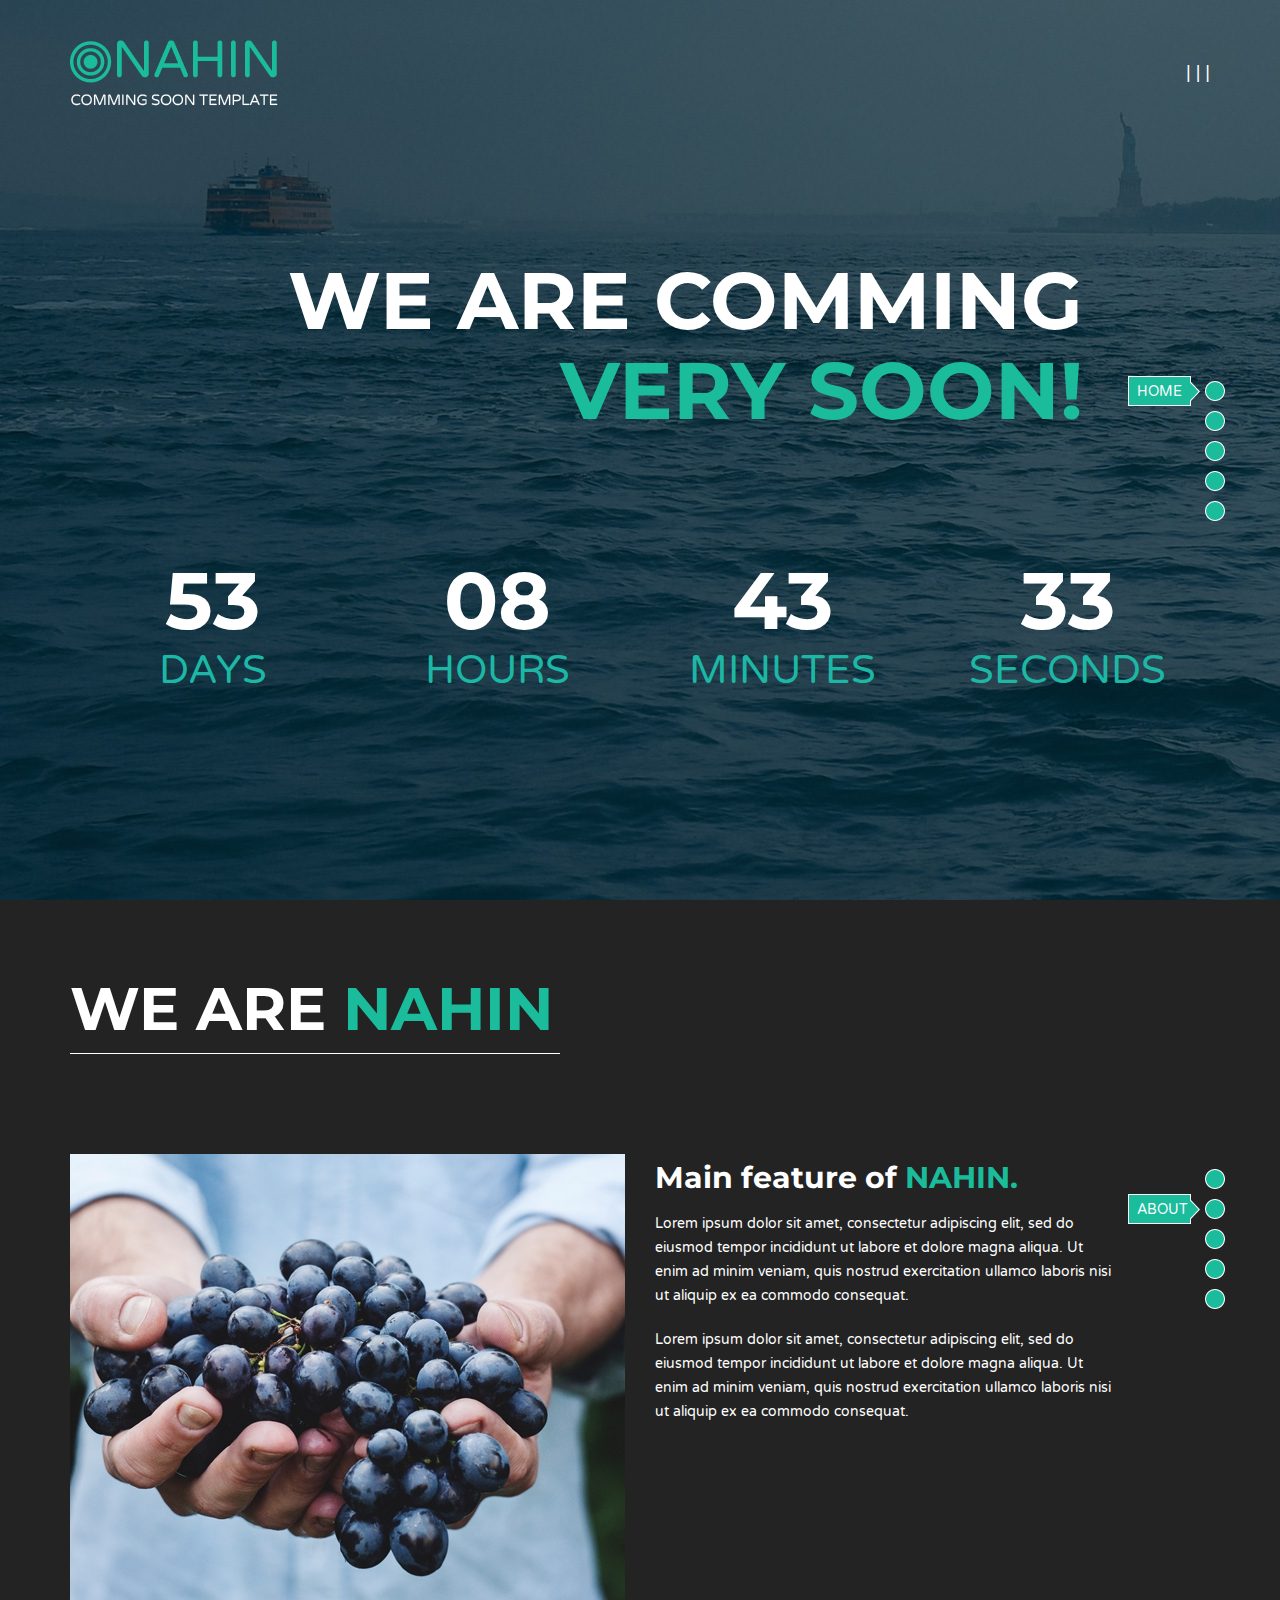
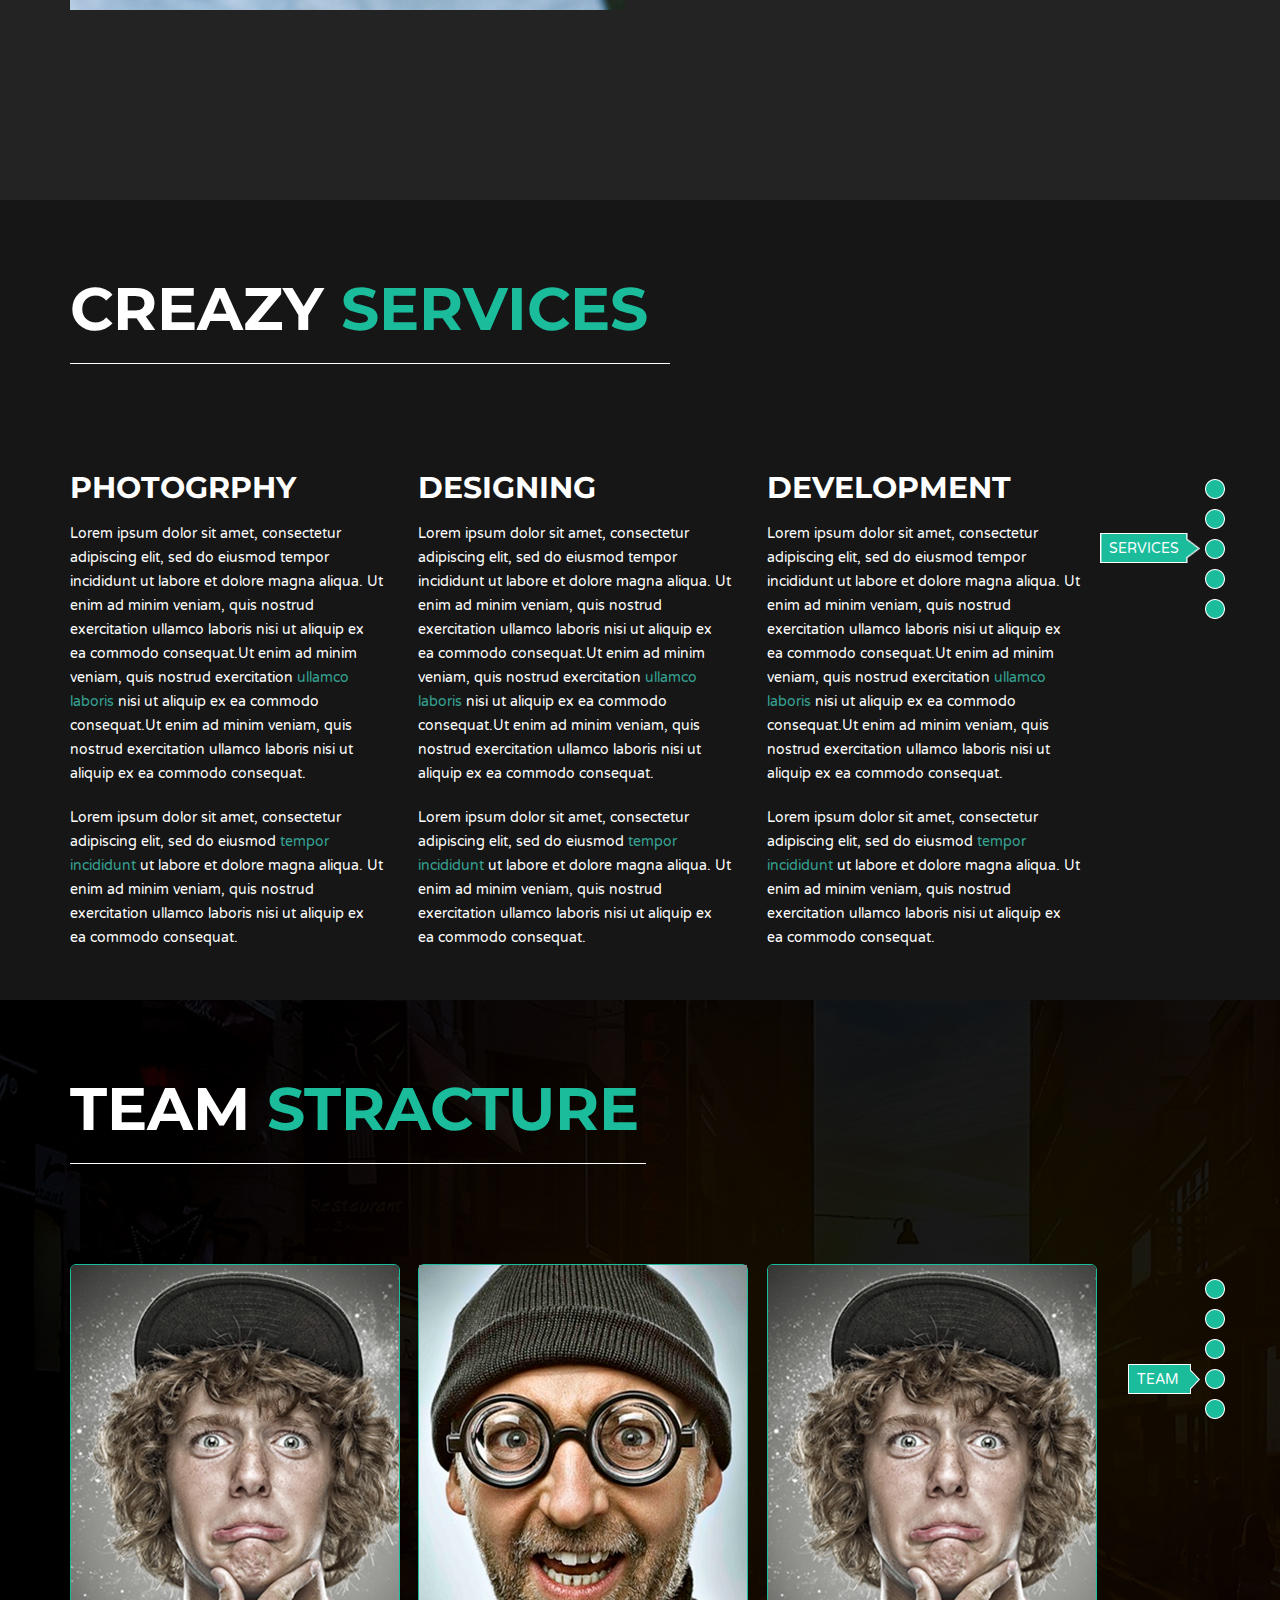
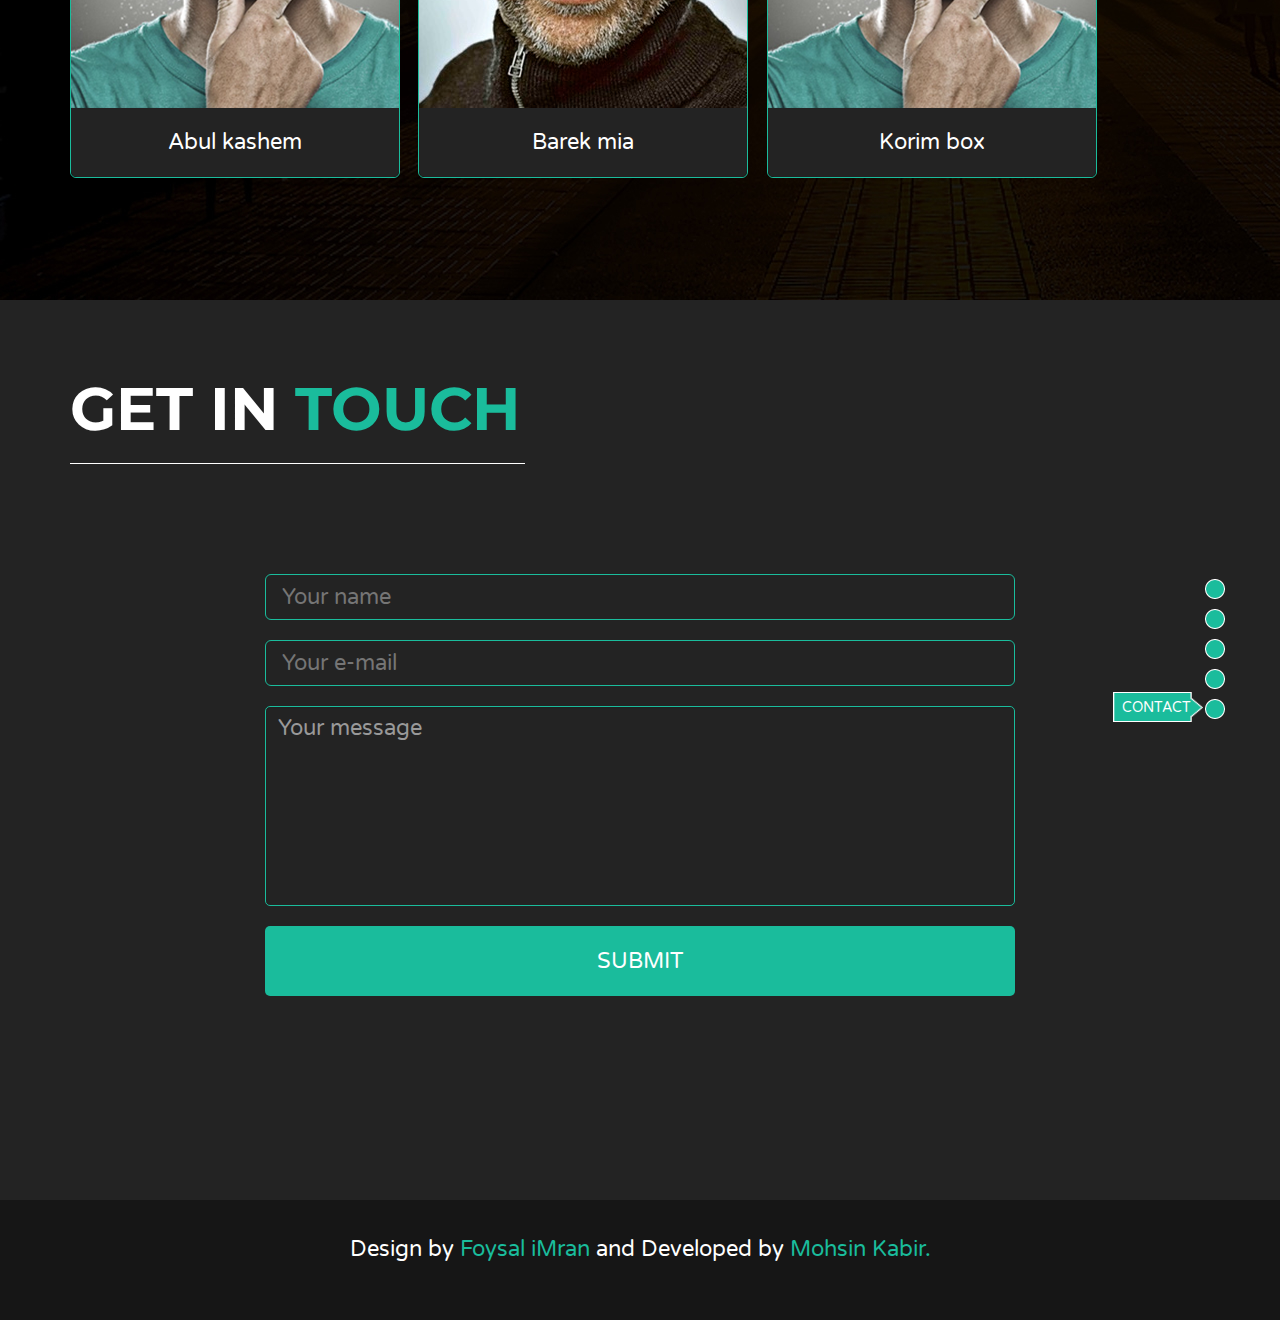
<file: Nahin/index.html>
<!DOCTYPE html>
<html lang="en">
<head>
	<meta charset="UTF-8">
	<title>Nahin</title>
	<meta name="viewport" content="width=device-width, initial-scale=1">
	<link rel="stylesheet" href="css/bootstrap.css">
	<link rel="stylesheet" href="css/main.css">
	<link rel="stylesheet" href="css/media.css">
	<link href="https://fonts.googleapis.com/css?family=Montserrat:700|Varela+Round" rel="stylesheet">
	<link rel="stylesheet" href="https://use.fontawesome.com/releases/v5.6.3/css/all.css" integrity="sha384-UHRtZLI+pbxtHCWp1t77Bi1L4ZtiqrqD80Kn4Z8NTSRyMA2Fd33n5dQ8lWUE00s/" crossorigin="anonymous">
</head>
<body>
	<!-- Шапка сайта -->
	<!-- ----------- -->
	<div class="section-1">
		<a name="header"></a>
		<div class="container">
			<div class="row header-row">
				<div class="col-lg-3 col-xs-4">
					<img src="img/log.png" alt="NAHIN" class="">
				</div>
				<div class="col-lg-2 col-lg-offset-7 col-xs-4 col-xs-offset-4 text-right">
					<div class="font-aw-line">
						<a href="https://facebook.com/"><i class="fab fa-facebook-square"></i></a> | 
						<a href="#"><i class="fab fa-twitter-square"></i></a> |
						<a href="#"><i class="fab fa-behance-square"></i></a> |
						<a href="#"><i class="fab fa-facebook-square"></i></a>
					</div>
				</div>
			</div>
			<div class="row row-title">
				<div class="col-lg-9 col-lg-offset-2">
					<div class="title-main text-right">
						<p>we are comming <br>
						<span>very soon!</span></p>
					</div>
				</div>
				<div class="col-lg-1 cclearfix visible-lg-block">
					<div class="btn-map btn-1">
						<div class="choise-btn">
							<p>Home</p>
							<img src="img/Rectangle_2.png" alt="">
						</div>
						<div class="iten-btn">
							<a href="#header"><img src="img/Arrow-3.png" alt=""></a>
							<a href="#block-2"><img src="img/Arrow-3.png" alt=""></a>
							<a href="#block-3"><img src="img/Arrow-3.png" alt=""></a>
							<a href="#block-4"><img src="img/Arrow-3.png" alt=""></a>
							<a href="#block-5"><img src="img/Arrow-3.png" alt=""></a>
						</div>
					</div>
				</div>
			</div>
			<div class="row">
				<div class="col-lg-12 timer text-center">
					<div class="items-time">
						<div class="num-text">
							<p>53</p>
							<p class="texts-time">Days</p>
						</div>
					</div>
					<div class="items-time">
						<div class="num-text">
							<p>08</p>
							<p class="texts-time">Hours</p>
						</div>
					</div>
					<div class="items-time">
						<div class="num-text">
							<p>43</p>
							<p class="texts-time">Minutes</p>
						</div>
					</div>
					<div class="items-time">
						<div class="num-text">
							<p>33</p>
							<p class="texts-time">Seconds</p>
						</div>
					</div>
				</div>
			</div>
		</div>
	</div>
	<!-- 1 Блок сайта / светло серый -->
	<!-- --------------------------- -->
	<div class="section-2">
		<a name="block-2"></a>
		<div class="container">
			<div class="row title-block_2">
				<div class="col-lg-12">
					<p>We are <span>nahin</span></p>
				</div>
			</div>
			<div class="row text-block-r">
				<div class="col-lg-6 col-md-4 col-xs-12 col-lg-offset-0 col-md-offset-0 text-center">
					<img src="img/Layer_2.jpg" alt="">
				</div>
				<div class="col-lg-5 col-lg-offset-0 col-md-5 col-md-offset-3 ">
					<p class="text-title">Main feature of <span>nahin.</span></p>
					<p class="text-contents ">Lorem ipsum dolor sit amet, consectetur adipiscing elit, sed do eiusmod tempor incididunt ut labore et dolore magna aliqua. Ut enim ad minim veniam, quis nostrud exercitation ullamco laboris nisi ut aliquip ex ea commodo consequat.</p>

					<p class="text-contents">Lorem ipsum dolor sit amet, consectetur adipiscing elit, sed do eiusmod tempor incididunt ut labore et dolore magna aliqua. Ut enim ad minim veniam, quis nostrud exercitation ullamco laboris nisi ut aliquip ex ea commodo consequat.</p>
				</div>
				<div class="col-lg-1 cclearfix visible-lg-block">
					<div class="btn-map btn-2">
						<div class="choise-btn">
							<p>About</p>
							<img src="img/Rectangle_2.png" alt="">
						</div>
						<div class="iten-btn">
							<a href="#header"><img src="img/Arrow-3.png" alt=""></a>
							<a href="#block-2"><img src="img/Arrow-3.png" alt=""></a>
							<a href="#block-3"><img src="img/Arrow-3.png" alt=""></a>
							<a href="#block-4"><img src="img/Arrow-3.png" alt=""></a>
							<a href="#block-5"><img src="img/Arrow-3.png" alt=""></a>
						</div>
					</div>
				</div>
			</div>
		</div>
	</div>
	<!-- 2 Блок сайта / серый -->
	<!-- -------------------- -->
	<div class="section-3">
		<a name="block-3"></a>
		<div class="container">
			<div class="row title-block_3">
				<div class="col-lg-12">
					<p>creazy <span>services</span></p>
				</div>
			</div>
			<div class="row cards">
				<div class="col-lg-12">
					<div class="card">
						<div class="card-1">
							<div class="card-title">
								<p><i class="fas fa-camera"></i> PHOTOGRPHY</p>
							</div>
							<div class="card-text">
								<p class="text-contents skills-text">Lorem ipsum dolor sit amet, consectetur adipiscing elit, sed do eiusmod tempor incididunt ut labore et dolore magna aliqua. Ut enim ad minim veniam, quis nostrud exercitation ullamco laboris nisi ut aliquip ex ea commodo consequat.Ut enim ad minim veniam, quis nostrud exercitation <span> ullamco laboris</span> nisi ut aliquip ex ea commodo consequat.Ut enim ad minim veniam, quis nostrud exercitation ullamco laboris nisi ut aliquip ex ea commodo consequat.</p>
								
								<p class="text-contents skills-text">Lorem ipsum dolor sit amet, consectetur adipiscing elit, sed do eiusmod <span>tempor incididunt</span> ut labore et dolore magna aliqua. Ut enim ad minim veniam, quis nostrud exercitation ullamco laboris nisi ut aliquip ex ea commodo consequat.</p>
							</div>
						</div>
						<div class="card-1">
							<div class="card-title">
								<p><i class="far fa-heart"></i> DESIGNING</p>
							</div>
							<div class="card-text">
								<p class="text-contents skills-text">Lorem ipsum dolor sit amet, consectetur adipiscing elit, sed do eiusmod tempor incididunt ut labore et dolore magna aliqua. Ut enim ad minim veniam, quis nostrud exercitation ullamco laboris nisi ut aliquip ex ea commodo consequat.Ut enim ad minim veniam, quis nostrud exercitation <span> ullamco laboris</span> nisi ut aliquip ex ea commodo consequat.Ut enim ad minim veniam, quis nostrud exercitation ullamco laboris nisi ut aliquip ex ea commodo consequat.</p>
								
								<p class="text-contents skills-text">Lorem ipsum dolor sit amet, consectetur adipiscing elit, sed do eiusmod <span>tempor incididunt</span> ut labore et dolore magna aliqua. Ut enim ad minim veniam, quis nostrud exercitation ullamco laboris nisi ut aliquip ex ea commodo consequat.</p>
							</div>
						</div>
						<div class="card-1">
							<div class="card-title">
								<p><i class="fas fa-code"></i> DEVELOPMENT</p>
							</div>
							<div class="card-text">
								<p class="text-contents skills-text">Lorem ipsum dolor sit amet, consectetur adipiscing elit, sed do eiusmod tempor incididunt ut labore et dolore magna aliqua. Ut enim ad minim veniam, quis nostrud exercitation ullamco laboris nisi ut aliquip ex ea commodo consequat.Ut enim ad minim veniam, quis nostrud exercitation <span> ullamco laboris</span> nisi ut aliquip ex ea commodo consequat.Ut enim ad minim veniam, quis nostrud exercitation ullamco laboris nisi ut aliquip ex ea commodo consequat.</p>
								
								<p class="text-contents skills-text">Lorem ipsum dolor sit amet, consectetur adipiscing elit, sed do eiusmod <span>tempor incididunt</span> ut labore et dolore magna aliqua. Ut enim ad minim veniam, quis nostrud exercitation ullamco laboris nisi ut aliquip ex ea commodo consequat.</p>
							</div>
						</div>
						<div class="col-lg-1 cclearfix visible-lg-block">
					<div class="btn-map btn-3">
						<div class="choise-btn">
							<p>Services</p>
							<img src="img/Rectangle_2.png" alt="">
						</div>
						<div class="iten-btn">
							<a href="#header"><img src="img/Arrow-3.png" alt=""></a>
							<a href="#block-2"><img src="img/Arrow-3.png" alt=""></a>
							<a href="#block-3"><img src="img/Arrow-3.png" alt=""></a>
							<a href="#block-4"><img src="img/Arrow-3.png" alt=""></a>
							<a href="#block-5"><img src="img/Arrow-3.png" alt=""></a>
						</div>
					</div>
				</div>
					</div>
				</div>
			</div>
		</div>
	</div>
	<!-- 3 Блок С ФОНОМ -->
	<div class="section-4">
		<a name="block-4"></a>
		<div class="container">
			<div class="row title-block_4">
				<div class="col-lg-12">
					<p>Team <span>stracture</span></p>
				</div>
			</div>
			<div class="row">
				<div class="col-lg-12 team-cards">
					<div class="card-item">
						<div class="team-hover">
							<p class="slip">Same an quit most an. Admitting an mr disposing sportsmen. Tried on cause no spoil arise plate. Longer ladies valley get esteem use led six. Middletons resolution advantages expression themselves partiality so me at. West none hope if sing oh sent tell is. <br>
							Same an quit most an. Admitting an mr disposing sportsmen. Tried on cause no spoil arise plate. Longer ladies valley get esteem use led six. Middletons resolution advantages expression themselves partiality so me at. West none hope if sing oh sent tell is. </p>
							<div class="font-aw-line text-center sup-team">
								<a href="https://facebook.com/"><i class="fab fa-facebook-square"></i></a> | 
							<a href="#"><i class="fab fa-twitter-square"></i></a> |
							<a href="#"><i class="fab fa-behance-square"></i></a> |
							<a href="#"><i class="fab fa-facebook-square"></i></a> 
							</div>
						</div>
						<div class="team-img">
							<img src="img/Layer_6.png" alt="">
						</div>
						<div class="team-name text-center">
							<p>Abul kashem</p>
						</div>
					</div>
					<div class="card-item">
						<div class="team-hover">
							<p class="slip">Same an quit most an. Admitting an mr disposing sportsmen. Tried on cause no spoil arise plate. Longer ladies valley get esteem use led six. Middletons resolution advantages expression themselves partiality so me at. West none hope if sing oh sent tell is. <br>
							Same an quit most an. Admitting an mr disposing sportsmen. Tried on cause no spoil arise plate. Longer ladies valley get esteem use led six. Middletons resolution advantages expression themselves partiality so me at. West none hope if sing oh sent tell is. </p>
							<div class="font-aw-line  text-center sup-team">
								<a href="https://facebook.com/"><i class="fab fa-facebook-square"></i></a> | 
								<a href="#"><i class="fab fa-twitter-square"></i></a> |
								<a href="#"><i class="fab fa-behance-square"></i></a> |
								<a href="#"><i class="fab fa-facebook-square"></i></a> 
								</div>
						</div>
						<div class="team-img">
							<img src="img/Layer_5.jpg" alt="" class="barek">
						</div>
						<div class="team-name text-center">
							<p>Barek mia</p>
						</div>
					</div>
					<div class="card-item">
						<div class="team-hover">
							<p class="slip">Same an quit most an. Admitting an mr disposing sportsmen. Tried on cause no spoil arise plate. Longer ladies valley get esteem use led six. Middletons resolution advantages expression themselves partiality so me at. West none hope if sing oh sent tell is. <br>
							Same an quit most an. Admitting an mr disposing sportsmen. Tried on cause no spoil arise plate. Longer ladies valley get esteem use led six. Middletons resolution advantages expression themselves partiality so me at. West none hope if sing oh sent tell is. </p>
							<div class="font-aw-line text-center sup-team">
								<a href="https://facebook.com/"><i class="fab fa-facebook-square"></i></a> | 
								<a href="#"><i class="fab fa-twitter-square"></i></a> |
								<a href="#"><i class="fab fa-behance-square"></i></a> |
								<a href="#"><i class="fab fa-facebook-square"></i></a> 
							</div>
						</div>
						<div class="team-img">
							<img src="img/Layer_6.png" alt="">
						</div>
						<div class="team-name text-center">
							<p>Korim box</p>
						</div>
					</div>
					<div class="col-lg-1 cclearfix visible-lg-block">
					<div class="btn-map btn-4">
						<div class="choise-btn">
							<p>Team</p>
							<img src="img/Rectangle_2.png" alt="">
						</div>
						<div class="iten-btn">
							<a href="#header"><img src="img/Arrow-3.png" alt=""></a>
							<a href="#block-2"><img src="img/Arrow-3.png" alt=""></a>
							<a href="#block-3"><img src="img/Arrow-3.png" alt=""></a>
							<a href="#block-4"><img src="img/Arrow-3.png" alt=""></a>
							<a href="#block-5"><img src="img/Arrow-3.png" alt=""></a>
						</div>
					</div>
				</div>
				</div>
			</div>
		</div>
	</div>
	<div class="section-2">
		<a name="block-5"></a>
		<div class="container">
			<div class="row title-block_5">
				<div class="col-lg-12">
					<p>get in <span>touch</span></p>
				</div>
			</div>
			<div class="row container-contact">
				<div class="col-md-8 col-md-offset-2">
					<div class="form-contact form-horizontal>
						<form action="#">
						<input class="input-lg text-white" type="text" placeholder="Your name">
						<input class="input-lg" type="mail" placeholder="Your e-mail">
						<textarea class="form-control" cols="30" rows="10" placeholder="Your message"></textarea>
						<button class="input-lg"><i class="fab fa-telegram-plane"></i> <span>Submit</span></button>
					</form>
					</div>
				</div>
				<div class="col-lg-1 col-lg-offset-1 cclearfix visible-lg-block">
					<div class="btn-map btn-5">
						<div class="choise-btn">
							<p>Contact</p>
							<img src="img/Rectangle_2.png" alt="">
						</div>
						<div class="iten-btn">
							<a href="#header"><img src="img/Arrow-3.png" alt=""></a>
							<a href="#block-2"><img src="img/Arrow-3.png" alt=""></a>
							<a href="#block-3"><img src="img/Arrow-3.png" alt=""></a>
							<a href="#block-4"><img src="img/Arrow-3.png" alt=""></a>
							<a href="#block-5"><img src="img/Arrow-3.png" alt=""></a>
						</div>
					</div>
				</div>
			</div>
		</div>
	</div>
<footer>
	<div class="section-3-footer">
		<div class="container">
			<div class="row footer-line">
				<div class="col-md-12 text-center">
					<p>Design by<span> Foysal iMran </span>and Developed by<span> Mohsin Kabir.</span></p>
				</div>
			</div>
		</div>
	</div>
</footer>
</body>
</html>
</file>
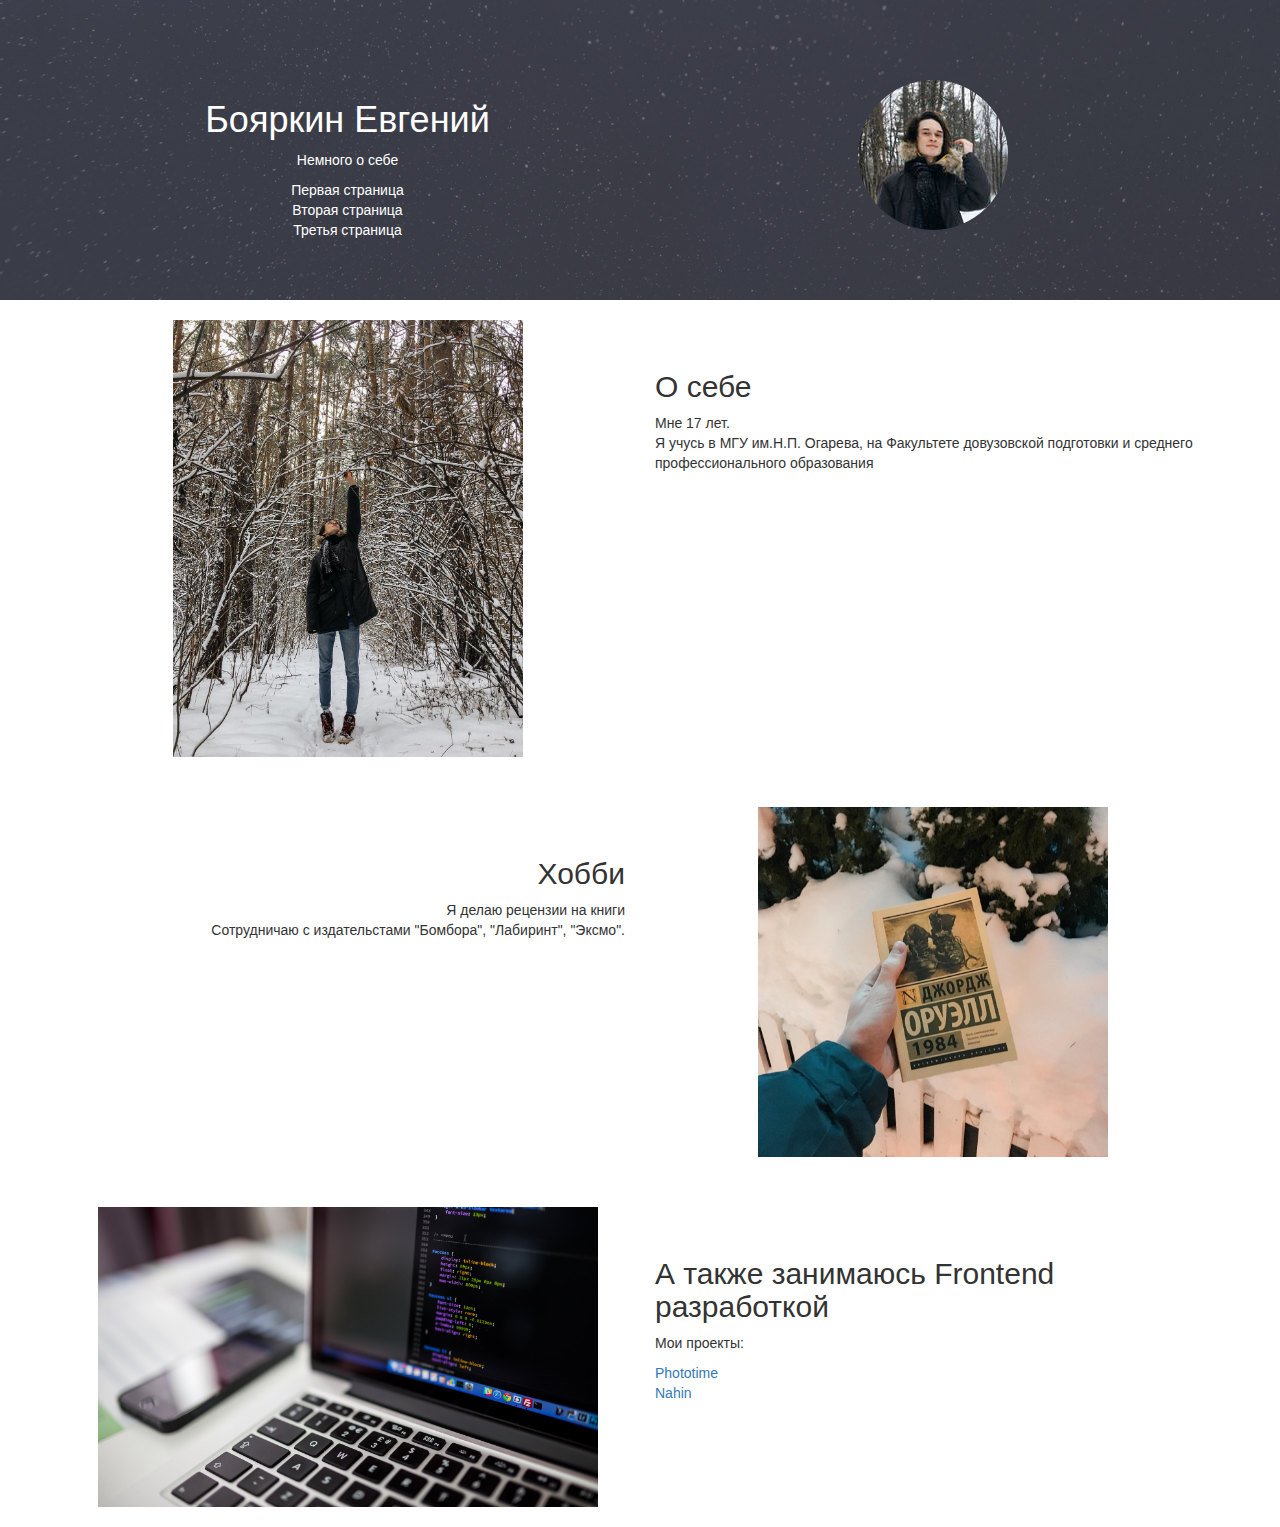
<file: Lab1_Boyarkin/boyarkin_page1.html>
<!DOCTYPE html>
<html lang="en">
  <head>
    <meta charset="utf-8">
    <meta http-equiv="X-UA-Compatible" content="IE=edge">
    <meta name="viewport" content="width=device-width, initial-scale=1">
    <meta name="description" content="">
    <meta name="author" content="">
    <link rel="icon" href="/favicon.ico">
    <title>Лабораторная работа 1</title>
    <link rel="stylesheet" href="css/bootstrap.min.css">
    <link rel="stylesheet" href="css/style.css">
  </head>

  <body>
  	<header class="header">
  		<div class="container">
  			<div class="row">
  				<div class="col-md-6">
  					<div class="title">
  						<h1>Бояркин Евгений</h1>
  						<p class="haeder-subtitle">Немного о себе</p>
              <p>
                <a href="boyarkin_page1.html">Первая страница</a><br>
                <a href="boyarkin_page2.html">Вторая страница</a><br>
                <a href="boyarkin_page3.html">Третья страница</a>
              </p>
  					</div>
  				</div>
  				<div class="col-md-6">
  					<img class="avatar" src="img/ava.jpg" alt="Аватарка">
  				</div>
  			</div>
  		</div>
  	</header>
  	<section class="content">
  		<div class="container">
  			<div class="content-item1">
	  			<div class="row">
	  				<div class="col-md-6">
	  					<img class="content-item1_photo" src="img/3.jpg" alt="Моя фотография">
	  				</div>
	  				<div class="col-md-6">
	  					<div class="content-item1_text">
	  						<h2>О себе</h2>
		  					<p>Мне 17 лет. <br>Я учусь в МГУ им.Н.П. Огарева, на Факультете довузовской подготовки и среднего профессионального образования <br>
		  					</p>
	  					</div>
	  				</div>
	  			</div>
  			</div>
  			<div class="content-item2">
  				<div class="row">
              <div class="col-md-6 text-right">
            <div class="content-item2_text">
              <h2>Хобби</h2>
              <p>Я делаю рецензии на книги <br>
              Сотрудничаю с издательстами "Бомбора", "Лабиринт", "Эксмо". </p>
            </div>
          </div>
          <div class="col-md-6">
            <img src="img/47582719_955258391340405_2112622079876134570_n.jpg" alt="" class="content-item2_photo">
            </div>
          </div>
  			</div>
        <div class="content-item3">
          <div class="row">
            <div class="col-md-6">
              <img class="content-item3_photo" src="img/code.jpeg" alt="">
            </div>
            <div class="col-md-6">
              <div class="content-item3_text">
                <h2>А также занимаюсь Frontend разработкой</h2>
                <p>Мои проекты:</p>
                <a href="https://hhppss.github.io/Foto/index.html">Phototime</a><br>
                <a href="https://hhppss.github.io/Nahin/index.html">Nahin</a>
              </div>
            </div>
          </div>
        </div>
  		</div>
  	</section>
  </body>
</html>
</file>
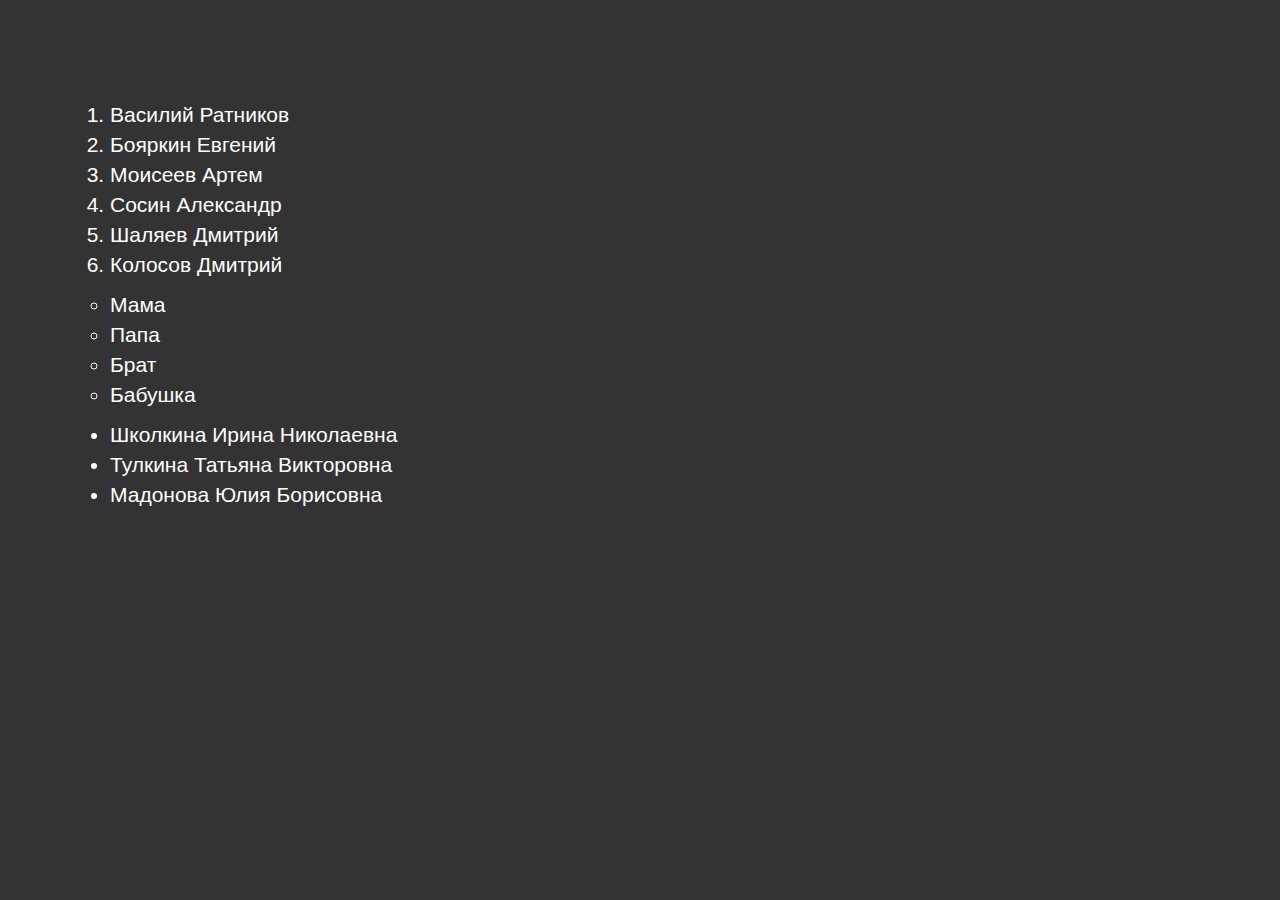
<file: Lab1_Boyarkin/boyarkin_page2.html>
<!DOCTYPE html>
<html lang="en">
<head>
	<meta charset="utf-8">
  <meta http-equiv="X-UA-Compatible" content="IE=edge">
  <meta name="viewport" content="width=device-width, initial-scale=1">
  <meta name="description" content="">
  <meta name="author" content="">
  <link rel="icon" href="/favicon.ico">
  <title>Лист 2</title>
  <link rel="stylesheet" href="css/bootstrap.min.css">
  <link rel="stylesheet" href="css/style_page2.css">
</head>
<body>
	<section class="list">
		<div class="container">
			<div class="row">
				<div class="col-md-12">
					<div class="list-item1">
						<ol>
							<li>Василий Ратников</li>
							<li>Бояркин Евгений</li>
							<li>Моисеев Артем</li>
							<li>Сосин Александр</li>
							<li>Шаляев Дмитрий</li>
							<li>Колосов Дмитрий</li>
						</ol>
					</div>
					<div class="list-item2">
						<ul>
							<li>Мама</li>
							<li>Папа</li>
							<li>Брат</li>
							<li>Бабушка</li>
						</ul>
					</div>
					<div class="list-item3">
						<ul>
							<li>Школкина Ирина Николаевна</li>
							<li>Тулкина Татьяна Викторовна</li>
							<li>Мадонова Юлия Борисовна</li>
						</ul>
					</div>
				</div>
			</div>
		</div>
	</section>
</body>
</html>
</file>
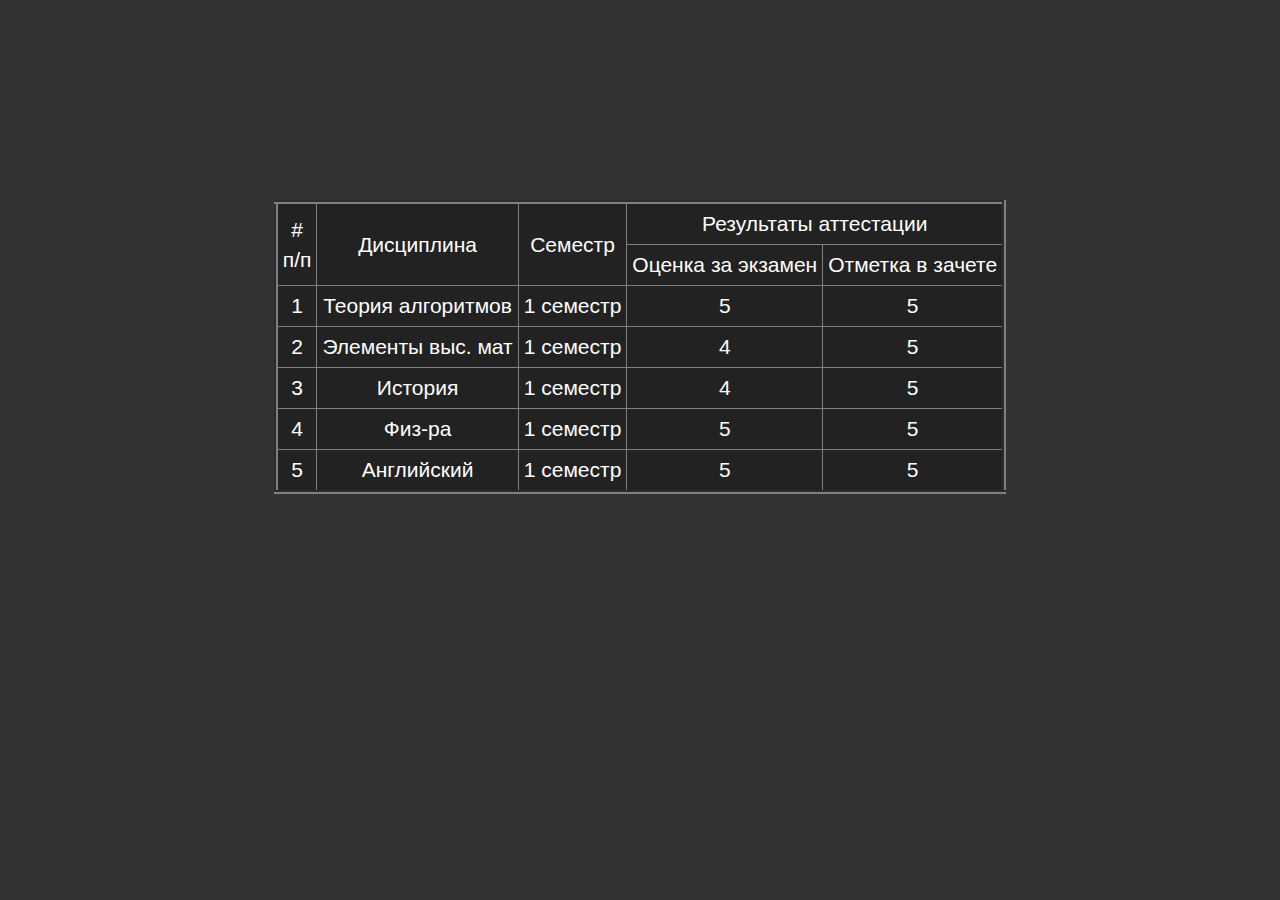
<file: Lab1_Boyarkin/boyarkin_page3.html>
<!DOCTYPE html>
<html lang="en">
<head>
	<meta charset="utf-8">
  <meta http-equiv="X-UA-Compatible" content="IE=edge">
  <meta name="viewport" content="width=device-width, initial-scale=1">
  <meta name="description" content="">
  <meta name="author" content="">
  <link rel="icon" href="/favicon.ico">
  <title>Лист 3</title>
  <link rel="stylesheet" href="css/bootstrap.min.css">
  <link rel="stylesheet" href="css/style_page2.css">
</head>
<body>
	<section class="table">
		<table border="4">
    <tr>
        <td rowspan="2"> #<div>п/п</td>
        <td rowspan="2">Дисциплина</td>
        <td rowspan="2">Семестр</td>
        <td colspan="2">Результаты аттестации</td>
    </tr>
    <tr>
        <td>Оценка за экзамен</td>
        <td>Отметка в зачете</td>
    </tr>
    <tr>
        <td>1</td>
        <td>Теория алгоритмов</td>
        <td>1 семестр</td>
        <td>5</td>
        <td>5</td>
    </tr>
    <tr>
        <td>2</td>
        <td>Элементы выс. мат</td>
        <td>1 семестр</td>
        <td>4</td>
        <td>5</td>
    </tr>
    <tr>
        <td>3</td>
        <td>История</td>
        <td>1 семестр</td>
        <td>4</td>
        <td>5</td>
    </tr>
    <tr>
        <td>4</td>
        <td>Физ-ра</td>
        <td>1 семестр</td>
        <td>5</td>
        <td>5</td>
    </tr>
    <tr>
        <td>5</td>
        <td>Английский</td>
        <td>1 семестр</td>
        <td>5</td>
        <td>5</td>
    </tr>
</table>
	</section>
</body>
</html>
</file>
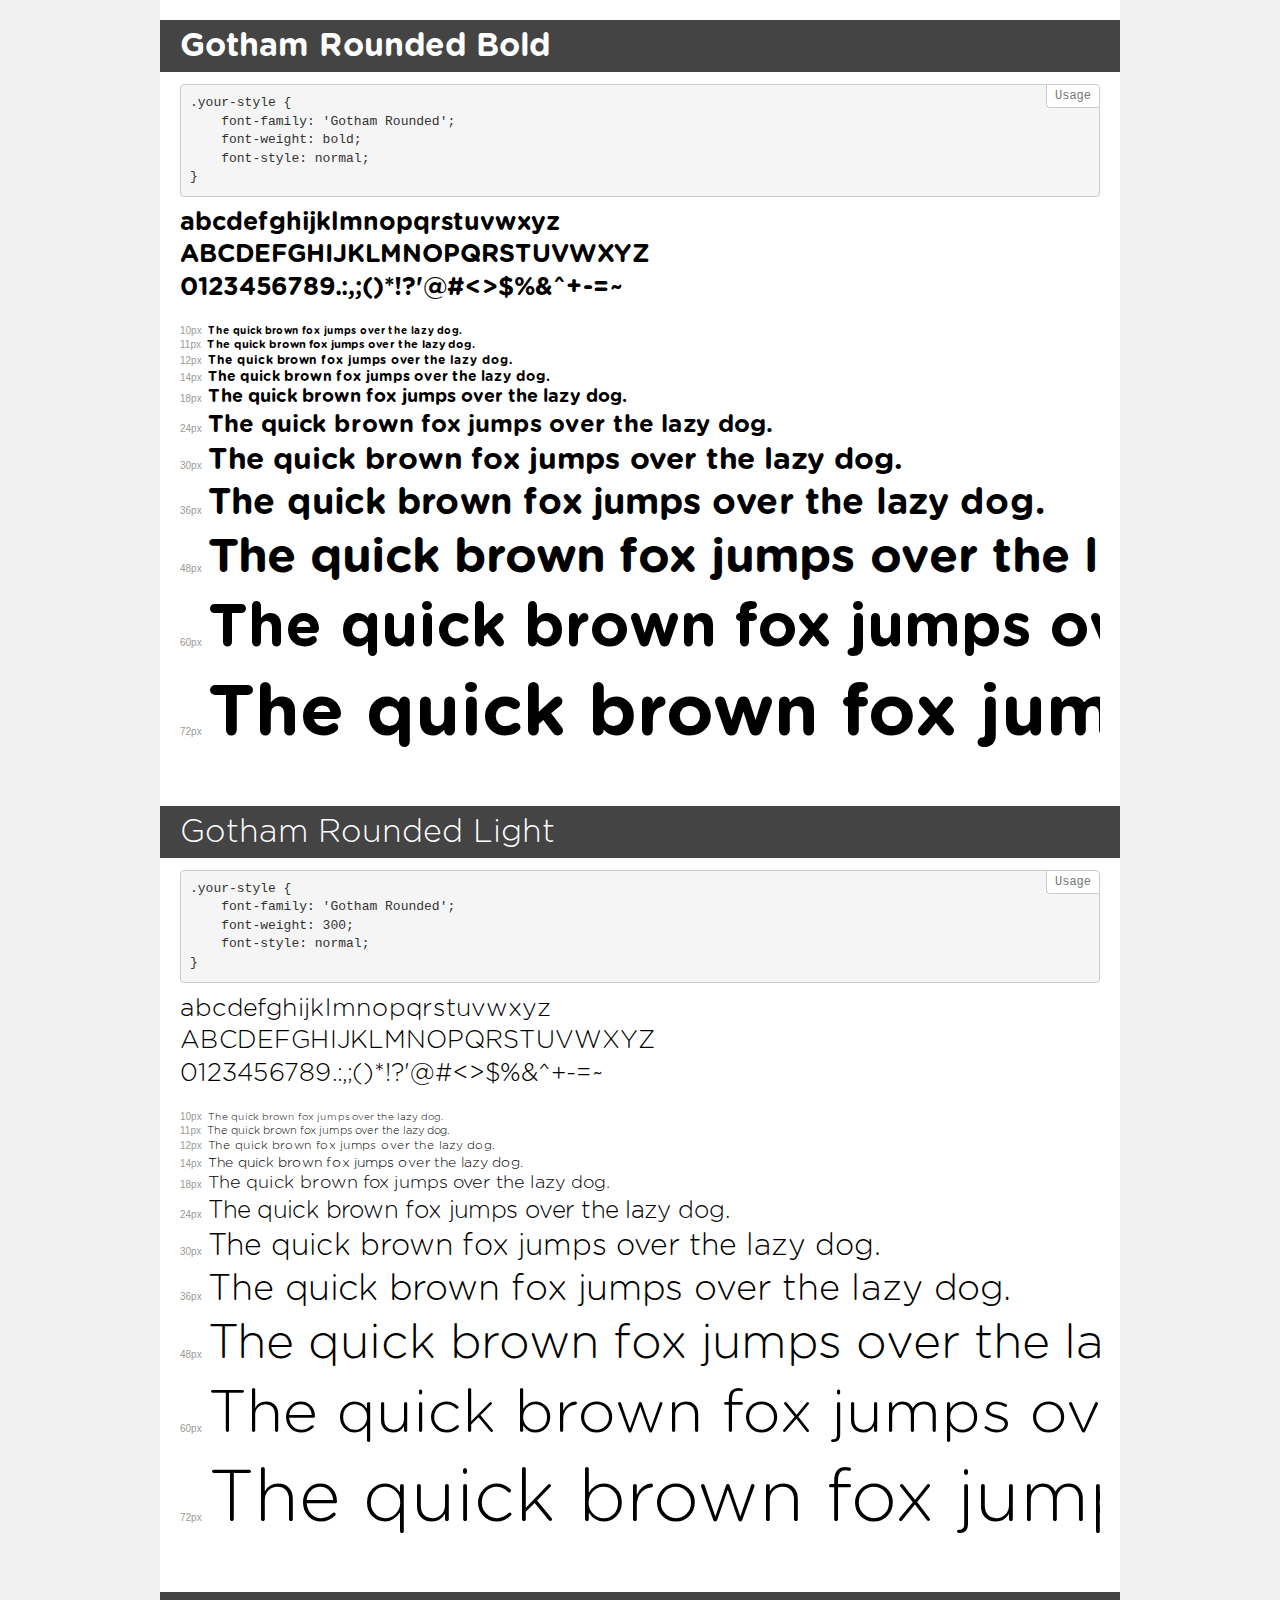
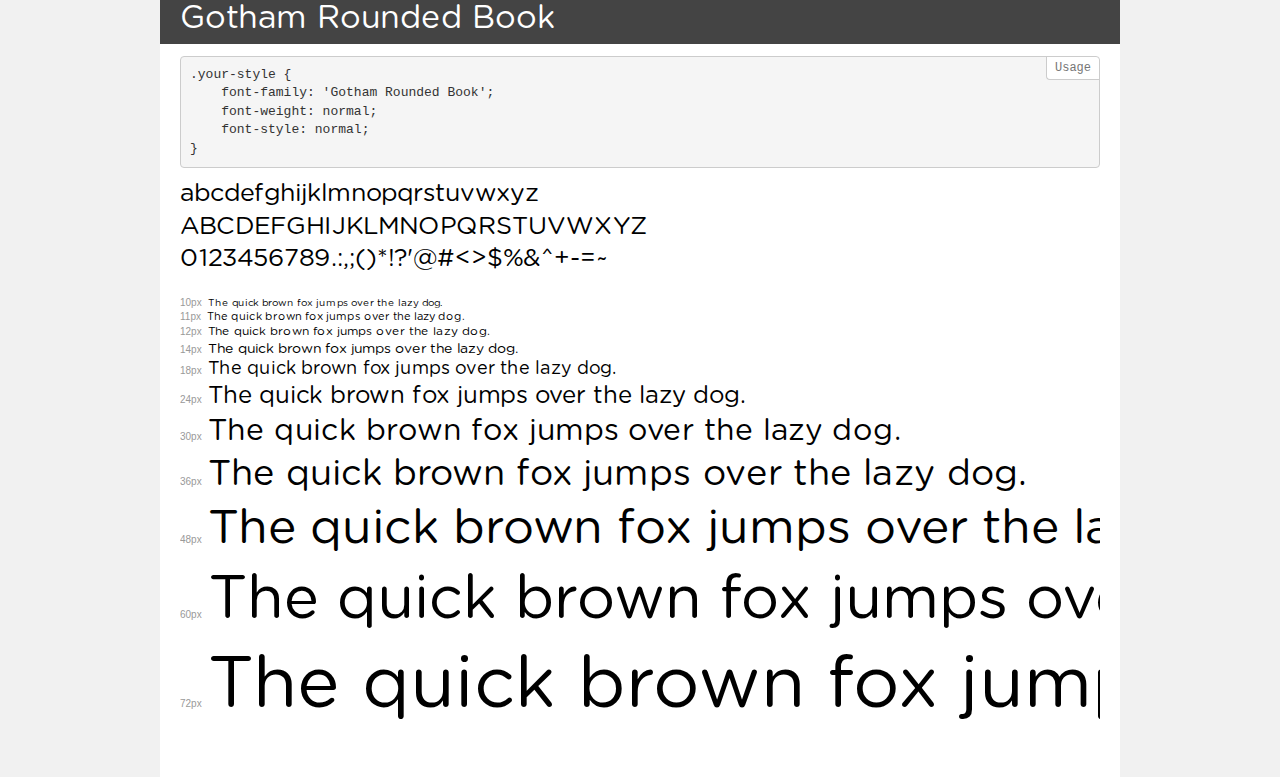
<file: Foto/font/demo.html>
<!DOCTYPE html>
<html>
<head>
    <meta charset="utf-8">
    <meta http-equiv="X-UA-Compatible" content="IE=edge">
    <meta name="viewport" content="width=device-width, initial-scale=1">
    <meta name="robots" content="noindex, noarchive">
    <meta name="format-detection" content="telephone=no">
    <title>Transfonter demo</title>
    <link href="stylesheet.css" rel="stylesheet">
    <style>
        /*
        http://meyerweb.com/eric/tools/css/reset/
        v2.0 | 20110126
        License: none (public domain)
        */
        html, body, div, span, applet, object, iframe,
        h1, h2, h3, h4, h5, h6, p, blockquote, pre,
        a, abbr, acronym, address, big, cite, code,
        del, dfn, em, img, ins, kbd, q, s, samp,
        small, strike, strong, sub, sup, tt, var,
        b, u, i, center,
        dl, dt, dd, ol, ul, li,
        fieldset, form, label, legend,
        table, caption, tbody, tfoot, thead, tr, th, td,
        article, aside, canvas, details, embed,
        figure, figcaption, footer, header, hgroup,
        menu, nav, output, ruby, section, summary,
        time, mark, audio, video {
            margin: 0;
            padding: 0;
            border: 0;
            font-size: 100%;
            font: inherit;
            vertical-align: baseline;
        }
        /* HTML5 display-role reset for older browsers */
        article, aside, details, figcaption, figure,
        footer, header, hgroup, menu, nav, section {
            display: block;
        }
        body {
            line-height: 1;
        }
        ol, ul {
            list-style: none;
        }
        blockquote, q {
            quotes: none;
        }
        blockquote:before, blockquote:after,
        q:before, q:after {
            content: '';
            content: none;
        }
        table {
            border-collapse: collapse;
            border-spacing: 0;
        }
        /* common styles */
        body {
            background: #f1f1f1;
            color: #000;
        }
        .page {
            background: #fff;
            width: 920px;
            margin: 0 auto;
            padding: 20px 20px 0 20px;
            overflow: hidden;
        }
        .font-container {
            overflow-x: auto;
            overflow-y: hidden;
            margin-bottom: 40px;
            line-height: 1.3;
            white-space: nowrap;
            padding-bottom: 5px;
        }
        h1 {
            position: relative;
            background: #444;
            font-size: 32px;
            color: #fff;
            padding: 10px 20px;
            margin: 0 -20px 12px -20px;
        }
        .letters {
            font-size: 25px;
            margin-bottom: 20px;
        }
        .s10:before {
            content: '10px';
        }
        .s11:before {
            content: '11px';
        }
        .s12:before {
            content: '12px';
        }
        .s14:before {
            content: '14px';
        }
        .s18:before {
            content: '18px';
        }
        .s24:before {
            content: '24px';
        }
        .s30:before {
            content: '30px';
        }
        .s36:before {
            content: '36px';
        }
        .s48:before {
            content: '48px';
        }
        .s60:before {
            content: '60px';
        }
        .s72:before {
            content: '72px';
        }
        .s10:before, .s11:before, .s12:before, .s14:before,
        .s18:before, .s24:before, .s30:before, .s36:before,
        .s48:before, .s60:before, .s72:before {
            font-family: Arial, sans-serif;
            font-size: 10px;
            font-weight: normal;
            font-style: normal;
            color: #999;
            padding-right: 6px;
        }
        pre {
            display: block;
            position: relative;
            padding: 9px;
            margin: 0 0 10px;
            font-family: Monaco, Menlo, Consolas, "Courier New", monospace !important;
            font-size: 13px;
            line-height: 1.428571429;
            color: #333;
            font-weight: normal !important;
            font-style: normal !important;
            background-color: #f5f5f5;
            border: 1px solid #ccc;
            overflow-x: auto;
            border-radius: 4px;
        }
        pre:after {
            display: block;
            position: absolute;
            right: 0;
            top: 0;
            content: 'Usage';
            line-height: 1;
            padding: 5px 8px;
            font-size: 12px;
            color: #767676;
            background-color: #fff;
            border: 1px solid #ccc;
            border-right: none;
            border-top: none;
            border-radius: 0 4px 0 4px;
            z-index: 10;
        }
        /* responsive */
        @media (max-width: 959px) {
            .page {
                width: auto;
                margin: 0;
            }
        }
    </style>
</head>
<body>
<div class="page">
    <div class="demo" style="font-family: 'Gotham Rounded'; font-weight: bold; font-style: normal;">
        <h1>Gotham Rounded Bold</h1>
        <pre>.your-style {
    font-family: 'Gotham Rounded';
    font-weight: bold;
    font-style: normal;
}</pre>
        <div class="font-container">
            <p class="letters">
                abcdefghijklmnopqrstuvwxyz<br>
ABCDEFGHIJKLMNOPQRSTUVWXYZ<br>
                0123456789.:,;()*!?'@#<>$%&^+-=~
            </p>
            <p class="s10" style="font-size: 10px;">The quick brown fox jumps over the lazy dog.</p>
            <p class="s11" style="font-size: 11px;">The quick brown fox jumps over the lazy dog.</p>
            <p class="s12" style="font-size: 12px;">The quick brown fox jumps over the lazy dog.</p>
            <p class="s14" style="font-size: 14px;">The quick brown fox jumps over the lazy dog.</p>
            <p class="s18" style="font-size: 18px;">The quick brown fox jumps over the lazy dog.</p>
            <p class="s24" style="font-size: 24px;">The quick brown fox jumps over the lazy dog.</p>
            <p class="s30" style="font-size: 30px;">The quick brown fox jumps over the lazy dog.</p>
            <p class="s36" style="font-size: 36px;">The quick brown fox jumps over the lazy dog.</p>
            <p class="s48" style="font-size: 48px;">The quick brown fox jumps over the lazy dog.</p>
            <p class="s60" style="font-size: 60px;">The quick brown fox jumps over the lazy dog.</p>
            <p class="s72" style="font-size: 72px;">The quick brown fox jumps over the lazy dog.</p>
        </div>
    </div>
    <div class="demo" style="font-family: 'Gotham Rounded'; font-weight: 300; font-style: normal;">
        <h1>Gotham Rounded Light</h1>
        <pre>.your-style {
    font-family: 'Gotham Rounded';
    font-weight: 300;
    font-style: normal;
}</pre>
        <div class="font-container">
            <p class="letters">
                abcdefghijklmnopqrstuvwxyz<br>
ABCDEFGHIJKLMNOPQRSTUVWXYZ<br>
                0123456789.:,;()*!?'@#<>$%&^+-=~
            </p>
            <p class="s10" style="font-size: 10px;">The quick brown fox jumps over the lazy dog.</p>
            <p class="s11" style="font-size: 11px;">The quick brown fox jumps over the lazy dog.</p>
            <p class="s12" style="font-size: 12px;">The quick brown fox jumps over the lazy dog.</p>
            <p class="s14" style="font-size: 14px;">The quick brown fox jumps over the lazy dog.</p>
            <p class="s18" style="font-size: 18px;">The quick brown fox jumps over the lazy dog.</p>
            <p class="s24" style="font-size: 24px;">The quick brown fox jumps over the lazy dog.</p>
            <p class="s30" style="font-size: 30px;">The quick brown fox jumps over the lazy dog.</p>
            <p class="s36" style="font-size: 36px;">The quick brown fox jumps over the lazy dog.</p>
            <p class="s48" style="font-size: 48px;">The quick brown fox jumps over the lazy dog.</p>
            <p class="s60" style="font-size: 60px;">The quick brown fox jumps over the lazy dog.</p>
            <p class="s72" style="font-size: 72px;">The quick brown fox jumps over the lazy dog.</p>
        </div>
    </div>
    <div class="demo" style="font-family: 'Gotham Rounded Book'; font-weight: normal; font-style: normal;">
        <h1>Gotham Rounded Book</h1>
        <pre>.your-style {
    font-family: 'Gotham Rounded Book';
    font-weight: normal;
    font-style: normal;
}</pre>
        <div class="font-container">
            <p class="letters">
                abcdefghijklmnopqrstuvwxyz<br>
ABCDEFGHIJKLMNOPQRSTUVWXYZ<br>
                0123456789.:,;()*!?'@#<>$%&^+-=~
            </p>
            <p class="s10" style="font-size: 10px;">The quick brown fox jumps over the lazy dog.</p>
            <p class="s11" style="font-size: 11px;">The quick brown fox jumps over the lazy dog.</p>
            <p class="s12" style="font-size: 12px;">The quick brown fox jumps over the lazy dog.</p>
            <p class="s14" style="font-size: 14px;">The quick brown fox jumps over the lazy dog.</p>
            <p class="s18" style="font-size: 18px;">The quick brown fox jumps over the lazy dog.</p>
            <p class="s24" style="font-size: 24px;">The quick brown fox jumps over the lazy dog.</p>
            <p class="s30" style="font-size: 30px;">The quick brown fox jumps over the lazy dog.</p>
            <p class="s36" style="font-size: 36px;">The quick brown fox jumps over the lazy dog.</p>
            <p class="s48" style="font-size: 48px;">The quick brown fox jumps over the lazy dog.</p>
            <p class="s60" style="font-size: 60px;">The quick brown fox jumps over the lazy dog.</p>
            <p class="s72" style="font-size: 72px;">The quick brown fox jumps over the lazy dog.</p>
        </div>
    </div>
</div>
</body>
</html>
</file>
<file: Nahin/css/main.css>
a {
  text-decoration: none;
  color: #fff;
}
.section-1 {
  background: url(../img/Layer1.jpg) no-repeat 20% 0%;
  width: 100%;
  max-width: 100%;
  height: 100vh;
  min-height: 800px;
}
.header-row {
  margin-top: 40px;
}
.font-aw-line {
  color: #ffffff;
  font-size: 18px;
  font-weight: 400;
  padding-top: 20px;
}
.font-aw-line i {
  color: #ffffff;
  font-size: 18px;
  text-transform: uppercase;
  font-weight: 400;
}
.title-main {
  margin-top: 150px;
  margin-right: 30px;
  font-family: 'Montserrat', sans-serif;
  font-size: 80px;
  font-weight: 700;
  line-height: 90px;
  text-transform: uppercase;
}
.title-main p {
  color: #ffffff;
}
.title-main span {
  color: #1abc9c;
}
.btn-map {
  display: flex;
}
.btn-map .choise-btn {
  width: 100%;
  height: 30px;
  margin-right: 10px;
  margin-left: -15px;
}
.btn-map .choise-btn p {
  position: absolute;
  color: #ffffff;
  font-family: 'Varela Round', sans-serif;
  font-size: 14px;
  font-weight: 400;
  text-transform: uppercase;
  padding: 6px 0 0 9px;
}
.btn-map .iten-btn img {
  padding: 5px 0;
}
.btn-1 {
  margin-top: 270px;
}
.timer {
  margin-top: 40px;
  display: flex;
  flex-direction: row;
  justify-content: space-around;
}
.timer .items-time {
  display: inline-flex;
  flex-direction: column;
  width: 200px;
  max-width: 100%;
}
.timer p {
  color: #ffffff;
  font-family: 'Montserrat', sans-serif;
  font-size: 80px;
  font-weight: 700;
  line-height: 70px;
}
.timer .texts-time {
  color: #1cb7a5;
  font-family: 'Varela Round', sans-serif;
  font-size: 40px;
  font-weight: 400;
  line-height: 48px;
  text-transform: uppercase;
}
.section-2 {
  background-color: #232323;
  height: 100vh;
  min-height: 800px;
  max-height: 100%;
}
.title-block_2 {
  font-family: 'Montserrat', sans-serif;
  font-size: 60px;
  font-weight: 700;
  line-height: 48px;
  text-transform: uppercase;
  margin-top: 85px;
}
.title-block_2 p {
  color: #ffffff;
  padding-bottom: 20px;
  width: 490px;
  border-bottom: 1px solid #fff;
}
.title-block_2 span {
  color: #1abc9c;
}
.text-block-r {
  margin-top: 90px;
}
.text-title {
  color: #ffffff;
  font-family: 'Montserrat', sans-serif;
  font-size: 30px;
  font-weight: 700;
  line-height: 48px;
}
.text-title span {
  color: #1abc9c;
  text-transform: uppercase;
}
.text-contents {
  color: #ffffff;
  font-family: 'Varela Round', sans-serif;
  font-size: 14px;
  font-weight: 400;
  line-height: 24px;
  padding-bottom: 10px;
}
.btn-2 {
  margin-top: 10px;
}
.btn-2 .choise-btn {
  margin-top: 30px;
}
.section-3 {
  background-color: #161616;
  height: 100vh;
  min-height: 800px;
}
.title-block_3 {
  font-family: 'Montserrat', sans-serif;
  font-size: 60px;
  font-weight: 700;
  line-height: 48px;
  text-transform: uppercase;
  margin-top: 85px;
}
.title-block_3 p {
  color: #ffffff;
  padding-bottom: 30px;
  width: 600px;
  border-bottom: 1px solid #fff;
}
.title-block_3 span {
  color: #1abc9c;
}
.card {
  margin-top: 90px;
  display: flex;
  flex-direction: row;
  justify-content: space-between;
}
.card .card-1 {
  width: 28%;
}
.card .card-title p {
  color: #ffffff;
  font-family: 'Montserrat', sans-serif;
  font-size: 30px;
  font-weight: 700;
  line-height: 48px;
  text-transform: uppercase;
}
.card span {
  color: #35a393;
}
.btn-3 {
  margin-top: 10px;
}
.btn-3 .choise-btn {
  margin-top: 59px;
  margin-right: 40px;
  margin-left: -30px;
}
.btn-3 .choise-btn img {
  width: 100px;
  height: 30px;
}
.section-4 {
  background: url(../img/Layer_4.jpg);
  height: 100vh;
  min-height: 900px;
}
.title-block_4 {
  font-family: 'Montserrat', sans-serif;
  font-size: 60px;
  font-weight: 700;
  line-height: 48px;
  text-transform: uppercase;
  margin-top: 85px;
}
.title-block_4 p {
  color: #ffffff;
  padding-bottom: 30px;
  width: 576px;
  border-bottom: 1px solid #fff;
}
.title-block_4 span {
  color: #1abc9c;
}
.team-cards {
  margin-top: 90px;
  display: flex;
  flex-direction: row;
  justify-content: space-between;
}
.team-cards .card-item {
  border: 1px solid #1abc9c;
  border-radius: 6px;
  transition: 0.5s;
}
.team-cards .card-item img {
  width: 100%;
  z-index: -1;
}
.team-cards .card-item:hover {
  box-shadow: 0px 0px 50px #fff;
}
.team-cards .team-hover {
  display: flex;
  flex-direction: column;
  justify-content: space-between;
  opacity: 0;
  position: absolute;
  width: 328px;
  height: 443px;
  padding: 20px;
  color: #ffffff;
  font-family: 'Varela Round', sans-serif;
  font-size: 14px;
  font-weight: 400;
  line-height: 24px;
  padding-bottom: 10px;
  line-height: 20px;
}
.team-cards .team-hover:hover {
  opacity: 1;
  background-color: #282828;
  border-radius: 6px 6px 0 0;
  transition: 0.4s;
}
.team-cards i {
  text-align: center;
}
.team-cards .team-name {
  border-radius: 0px 0px 6px 6px;
}
.btn-4 {
  width: 50px;
  margin-top: 10px;
  margin-right: 15px;
}
.btn-4 .choise-btn {
  margin-top: 90px;
  margin-right: 27px;
  margin-left: -2px;
}
.btn-4 .choise-btn img {
  width: auto;
}
.team-name {
  color: #ffffff;
  font-family: 'Varela Round', sans-serif;
  font-size: 22px;
  font-weight: 400;
  line-height: 48px;
  z-index: 5;
  background-color: #232323;
  padding-bottom: 1px;
}
.team-name p {
  padding-top: 10px;
}
.title-block_5 {
  font-family: 'Montserrat', sans-serif;
  font-size: 60px;
  font-weight: 700;
  line-height: 48px;
  text-transform: uppercase;
  margin-top: 85px;
}
.title-block_5 p {
  color: #ffffff;
  padding-bottom: 30px;
  width: 455px;
  border-bottom: 1px solid #fff;
}
.title-block_5 span {
  color: #1abc9c;
}
.container-contact {
  margin-top: 90px;
}
.form-contact {
  display: flex;
  flex-direction: column;
  color: #ffffff;
}
.form-contact input,
.form-contact textarea {
  caret-color: #1abc9c;
  background: #232323;
  border: 1px solid #1abc9c;
  margin: 10px 0;
  font-family: 'Varela Round', sans-serif;
  font-size: 22px;
  font-weight: 400;
}
.form-contact textarea {
  height: 200px;
  margin-bottom: 20px;
  vertical-align: top;
  background: #232323;
  border: 1px solid #1abc9c;
  border-radius: 5px;
  resize: none;
  color: #fff;
}
.form-contact button {
  height: 70px;
  background-color: #1abc9c;
  border: 0px;
  border-radius: 5px;
  color: #ffffff;
  font-size: 22px;
  font-weight: 400;
  line-height: 48px;
  text-transform: uppercase;
}
.form-contact button span {
  font-family: 'Varela Round', sans-serif;
}
.form-contact button:hover {
  background-color: #1e7262;
}
.form-contact button:active {
  box-shadow: 0px 0px 5px #fff;
}
.btn-5 {
  margin-top: 10px;
}
.btn-5 .choise-btn {
  margin-top: 118px;
  margin-right: 25px;
  margin-left: -30px;
}
.btn-5 .choise-btn img {
  width: 90px;
  height: 30px;
}
.section-3-footer {
  background-color: #161616;
  height: 120px;
}
.footer-line {
  font-family: 'Varela Round', sans-serif;
  font-size: 22px;
  font-weight: 400;
  line-height: 48px;
}
.footer-line p {
  margin-top: 25px;
  color: #ffffff;
}
.footer-line span {
  color: #1abc9c;
}
</file>
<file: Nahin/css/media.css>
@media (min-width: 500px) and (max-width: 992px) {
  .title-block_2,
  .title-block_3,
  .title-block_4,
  .title-block_5 {
    margin-top: 40px;
  }
  .section-1 {
    height: 800px;
  }
  .timer .items-time {
    width: 200px;
    max-width: 100%;
  }
  .timer p {
    font-size: 50px;
  }
  .timer .texts-time {
    font-size: 30px;
  }
  .section-2 {
    height: 900px;
  }
  .section-2 .text-block-r {
    margin-top: 45px;
    margin-bottom: 20px;
  }
  .section-2 .text-block-r img {
    text-align: center;
  }
  .section-3 {
    height: 1100px;
  }
  .section-3 .card {
    margin-top: 45px;
    flex-direction: column;
  }
  .section-3 .card-1 {
    margin: 10px 0;
    width: 100%;
  }
  .section-4 {
    height: 700px;
  }
  .team-cards .card-item img {
    width: 230px;
  }
  .team-cards .team-hover {
    width: 230px;
    height: 312px;
  }
  .team-cards .team-hover .slip {
    font-size: 12px;
    height: 230px;
    overflow: hidden;
    line-height: 21px;
  }
}
@media (min-width: 993px) {
  .section-3 {
    height: 800px;
  }
  .section-3 .card-1 {
    width: 32%;
  }
  .section-4 {
    min-height: 900px;
  }
  .team-cards .card-item img {
    width: 300px;
  }
  .team-cards .team-hover {
    width: 300px;
    height: 405px;
  }
  .team-cards .slip {
    font-size: 14px;
    height: auto;
    line-height: 21px;
  }
  .team-cards .sup-team {
    margin-top: -10px;
  }
}
@media (min-width: 1201px) {
  .skills-text {
    width: 90%;
  }
  .team-cards {
    margin-top: 90px;
    display: flex;
    flex-direction: row;
    justify-content: space-between;
  }
  .team-cards .card-item {
    border: 1px solid #1abc9c;
    border-radius: 6px;
    transition: 0.5s;
  }
  .team-cards .card-item img {
    width: 100%;
    z-index: -1;
  }
  .team-cards .card-item:hover {
    box-shadow: 0px 0px 50px #fff;
  }
  .team-cards .team-hover {
    display: flex;
    flex-direction: column;
    justify-content: space-between;
    opacity: 0;
    position: absolute;
    width: 328px;
    height: 443px;
    padding: 20px;
    color: #ffffff;
    font-family: 'Varela Round', sans-serif;
    font-size: 14px;
    font-weight: 400;
    line-height: 24px;
    line-height: 20px;
  }
  .team-cards .team-hover .slip {
    font-size: 14px;
    height: auto;
    line-height: 21px;
  }
  .team-cards .team-hover:hover {
    opacity: 1;
    background-color: #282828;
    border-radius: 6px 6px 0 0;
    transition: 0.4s;
  }
  .team-cards i {
    text-align: center;
  }
  .btn-4 {
    width: 50px;
    margin-top: 10px;
    margin-right: 15px;
  }
  .btn-4 .choise-btn {
    margin-top: 90px;
    margin-right: 27px;
    margin-left: -2px;
  }
  .btn-4 .choise-btn img {
    width: auto;
  }
  .team-name {
    color: #ffffff;
    font-family: 'Varela Round', sans-serif;
    font-size: 22px;
    font-weight: 400;
    line-height: 48px;
    z-index: 5;
    background-color: #232323;
    padding-bottom: 1px;
  }
  .team-name p {
    padding-top: 10px;
  }
}
</file>
<file: Lab1_Boyarkin/css/style.css>
.header {
  text-align: center;
  padding-top: 80px;
  min-height: 300px;
  background: #3e404a url(../img/Background-header.jpg) center no-repeat;
  background-size: cover;
  color: #fff;
}
.header .title {
  margin-top: 20px;
}
.title a {
  color: #fff;
}
.header-subtitle {
  text-align: left;
}
.header .avatar {
  width: 150px;
  max-width: 200px;
  border-radius: 100px;
}
.content {
  padding: 20px 0;
}
.content-item1 {
  height: 100%;
  max-height: 600px;
  position: relative;
}
.content-item1_text {
  margin-top: 50px;
}
.content-item1_photo {
  display: block;
  width: 100%;
  max-width: 350px;
  margin: 0 auto;
}
.content-item2 {
  margin-top: 50px;
}
.content-item2_text {
  margin-top: 50px;
}
.content-item2_photo {
  display: block;
  margin: 0 auto;
  width: 100%;
  max-width: 350px;
}
.content-item3 {
  margin-top: 50px;
}
.content-item3_text {
  margin-top: 50px;
}
.content-item3_photo {
  -webkit-transform: r;
          transform: r;
  display: block;
  width: 100%;
  max-width: 500px;
  margin: 0 auto;
}
</file>
<file: Lab1_Boyarkin/css/style_page2.css>
body {
	background-color: #333333;
	color: #fff;
	font-size: 21px;
}
.list {
	display: block;
	margin: 0 auto;
}
.list-item2 li {
	list-style: circle;
}
.list-item3 li {
	list-style: disc;
}
.list {
	padding-top: 100px;
}
.table table {
	background-color: #222;
	margin: 0 auto;
	margin-top: 200px;
	text-align: center;
}
.table td {
	padding: 5px;
}
</file>
<file: Foto/font/stylesheet.css>
@font-face {
    font-family: 'Gotham Rounded';
    src: url('GothamRounded-Bold.eot');
    src: url('GothamRounded-Bold.eot?#iefix') format('embedded-opentype'),
        url('GothamRounded-Bold.woff2') format('woff2'),
        url('GothamRounded-Bold.woff') format('woff'),
        url('GothamRounded-Bold.ttf') format('truetype'),
        url('GothamRounded-Bold.svg#GothamRounded-Bold') format('svg');
    font-weight: bold;
    font-style: normal;
}

@font-face {
    font-family: 'Gotham Rounded';
    src: url('GothamRounded-Light.eot');
    src: url('GothamRounded-Light.eot?#iefix') format('embedded-opentype'),
        url('GothamRounded-Light.woff2') format('woff2'),
        url('GothamRounded-Light.woff') format('woff'),
        url('GothamRounded-Light.ttf') format('truetype'),
        url('GothamRounded-Light.svg#GothamRounded-Light') format('svg');
    font-weight: 300;
    font-style: normal;
}

@font-face {
    font-family: 'Gotham Rounded Book';
    src: url('GothamRounded-Book.eot');
    src: url('GothamRounded-Book.eot?#iefix') format('embedded-opentype'),
        url('GothamRounded-Book.woff2') format('woff2'),
        url('GothamRounded-Book.woff') format('woff'),
        url('GothamRounded-Book.ttf') format('truetype'),
        url('GothamRounded-Book.svg#GothamRounded-Book') format('svg');
    font-weight: normal;
    font-style: normal;
}
</file>
